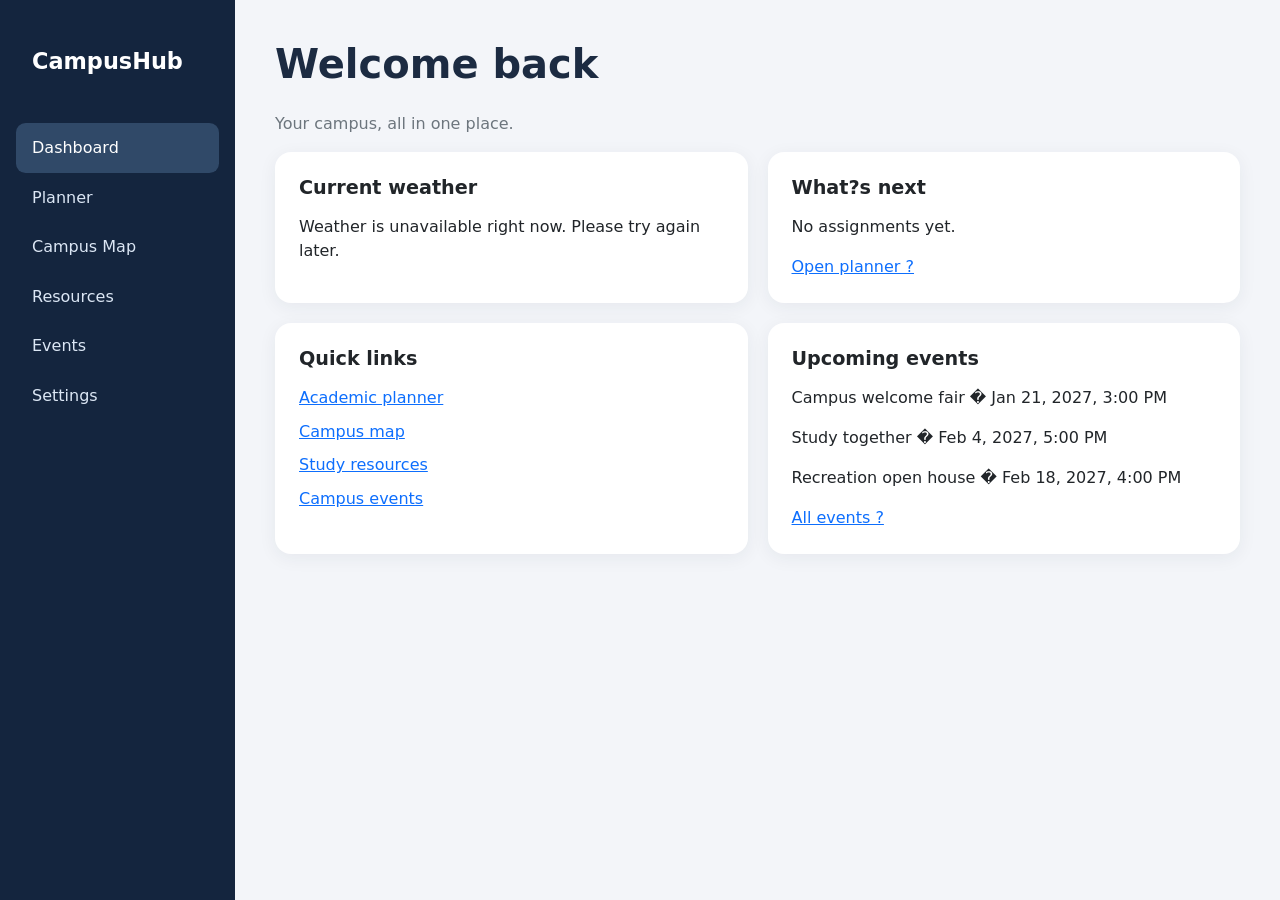
<file: index.html>
<!doctype html>
<html lang="en">
<head><meta charset="utf-8"><meta name="viewport" content="width=device-width, initial-scale=1"><title>Dashboard | CampusHub</title><link href="https://cdn.jsdelivr.net/npm/bootstrap@5.3.3/dist/css/bootstrap.min.css" rel="stylesheet"><link rel="stylesheet" href="css/styles.css"></head>
<body><div class="app-shell"><aside class="sidebar"><a class="brand" href="index.html">CampusHub</a><nav aria-label="Main navigation"><a href="index.html" aria-current="page">Dashboard</a>
<a href="planner.html">Planner</a>
<a href="map.html">Campus Map</a>
<a href="resources.html">Resources</a>
<a href="events.html">Events</a>
<a href="settings.html">Settings</a></nav></aside><main id="main-content"><h1 id="welcome">Welcome back</h1><p class="text-secondary">Your campus, all in one place.</p><div class="dashboard-grid"><section class="card"><h2>Current weather</h2><p id="weather">Live weather will appear here.</p></section><section class="card"><h2>What?s next</h2><div id="next-tasks"><p>No assignments yet.</p></div><a href="planner.html">Open planner ?</a></section><section class="card"><h2>Quick links</h2><div class="quick-links"><a href="planner.html">Academic planner</a><a href="map.html">Campus map</a><a href="resources.html">Study resources</a><a href="events.html">Campus events</a></div></section><section class="card"><h2>Upcoming events</h2><div id="upcoming-events"><p>Events will appear here.</p></div><a href="events.html">All events ?</a></section></div></main></div><script type="module" src="js/dashboard.js"></script></body>
</html>
</file>
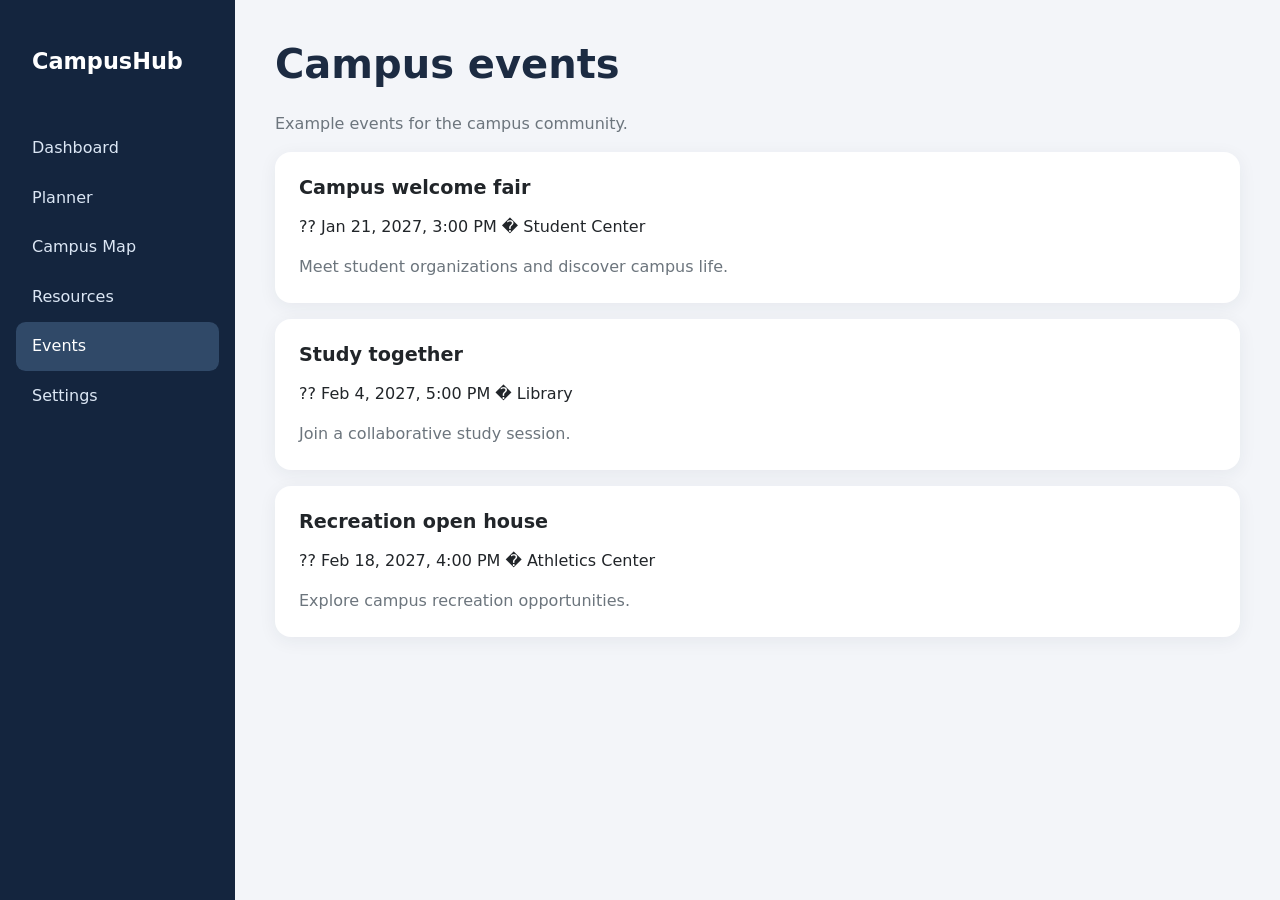
<file: events.html>
<!doctype html>
<html lang="en">
<head><meta charset="utf-8"><meta name="viewport" content="width=device-width, initial-scale=1"><title>Events | CampusHub</title><link href="https://cdn.jsdelivr.net/npm/bootstrap@5.3.3/dist/css/bootstrap.min.css" rel="stylesheet"><link rel="stylesheet" href="css/styles.css"></head>
<body><div class="app-shell"><aside class="sidebar"><a class="brand" href="index.html">CampusHub</a><nav aria-label="Main navigation"><a href="index.html">Dashboard</a>
<a href="planner.html">Planner</a>
<a href="map.html">Campus Map</a>
<a href="resources.html">Resources</a>
<a href="events.html" aria-current="page">Events</a>
<a href="settings.html">Settings</a></nav></aside><main id="main-content"><h1>Campus events</h1><p class="text-secondary">Example events for the campus community.</p><div id="events-list"></div></main></div><script type="module" src="js/events.js"></script><script type="module" src="js/common.js"></script></body>
</html>
</file>
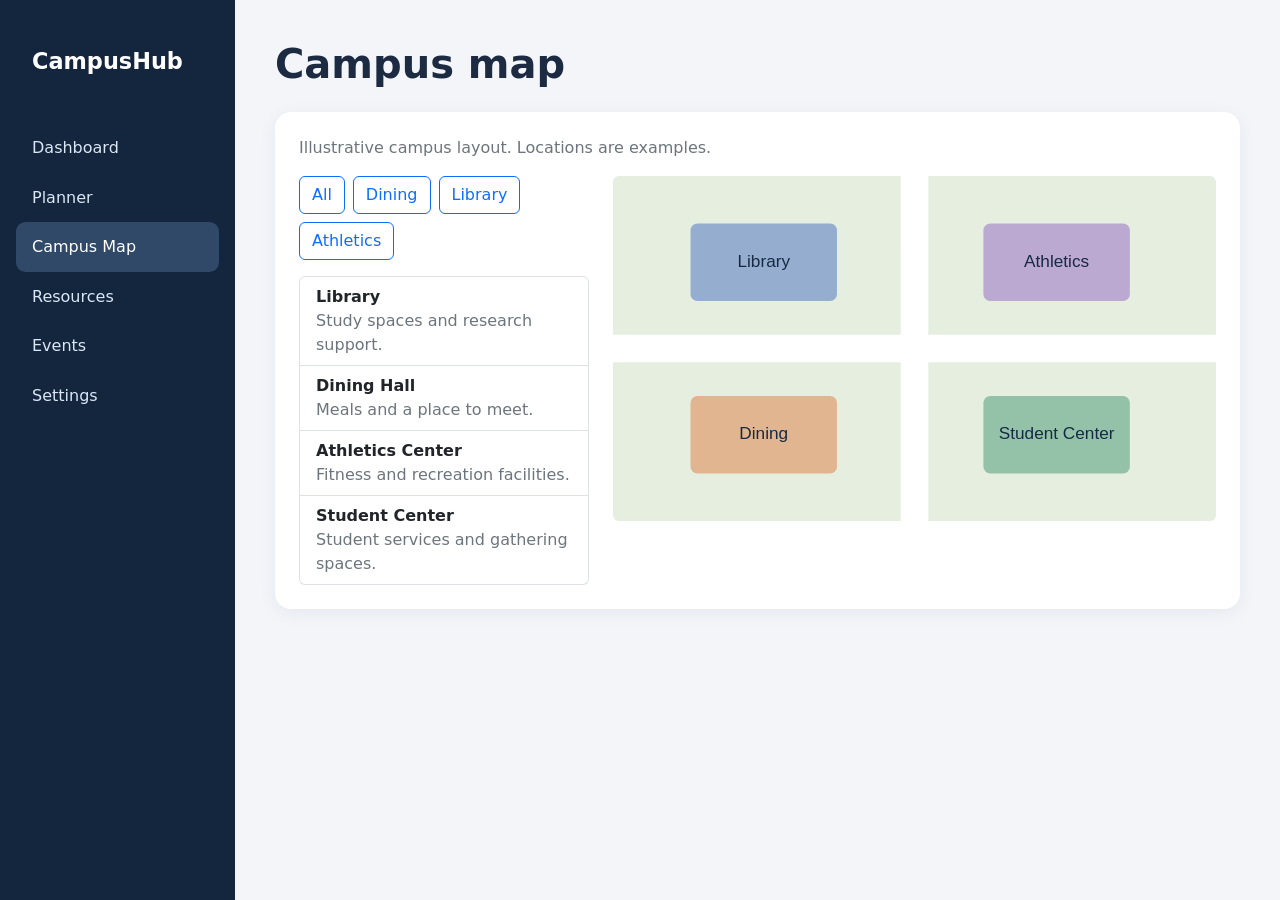
<file: map.html>
<!doctype html>
<html lang="en">
<head><meta charset="utf-8"><meta name="viewport" content="width=device-width, initial-scale=1"><title>Campus Map | CampusHub</title><link href="https://cdn.jsdelivr.net/npm/bootstrap@5.3.3/dist/css/bootstrap.min.css" rel="stylesheet"><link rel="stylesheet" href="css/styles.css"></head>
<body><div class="app-shell"><aside class="sidebar"><a class="brand" href="index.html">CampusHub</a><nav aria-label="Main navigation"><a href="index.html">Dashboard</a>
<a href="planner.html">Planner</a>
<a href="map.html" aria-current="page">Campus Map</a>
<a href="resources.html">Resources</a>
<a href="events.html">Events</a>
<a href="settings.html">Settings</a></nav></aside><main id="main-content"><h1>Campus map</h1><section class="card"><p class="text-secondary">Illustrative campus layout. Locations are examples.</p><div class="row g-4"><div class="col-lg-4"><div class="d-flex flex-wrap gap-2 mb-3" aria-label="Filter locations"><button class="btn btn-outline-primary" data-filter="All" aria-pressed="true">All</button><button class="btn btn-outline-primary" data-filter="Dining" aria-pressed="false">Dining</button><button class="btn btn-outline-primary" data-filter="Library" aria-pressed="false">Library</button><button class="btn btn-outline-primary" data-filter="Athletics" aria-pressed="false">Athletics</button></div><ul class="list-group" id="location-list"></ul></div><div class="col-lg-8"><img class="img-fluid rounded" src="assets/campus-map.svg" alt="Illustrative campus map showing a library, athletics center, dining hall, and student center"></div></div></section></main></div><script type="module" src="js/map.js"></script><script type="module" src="js/common.js"></script></body>
</html>
</file>
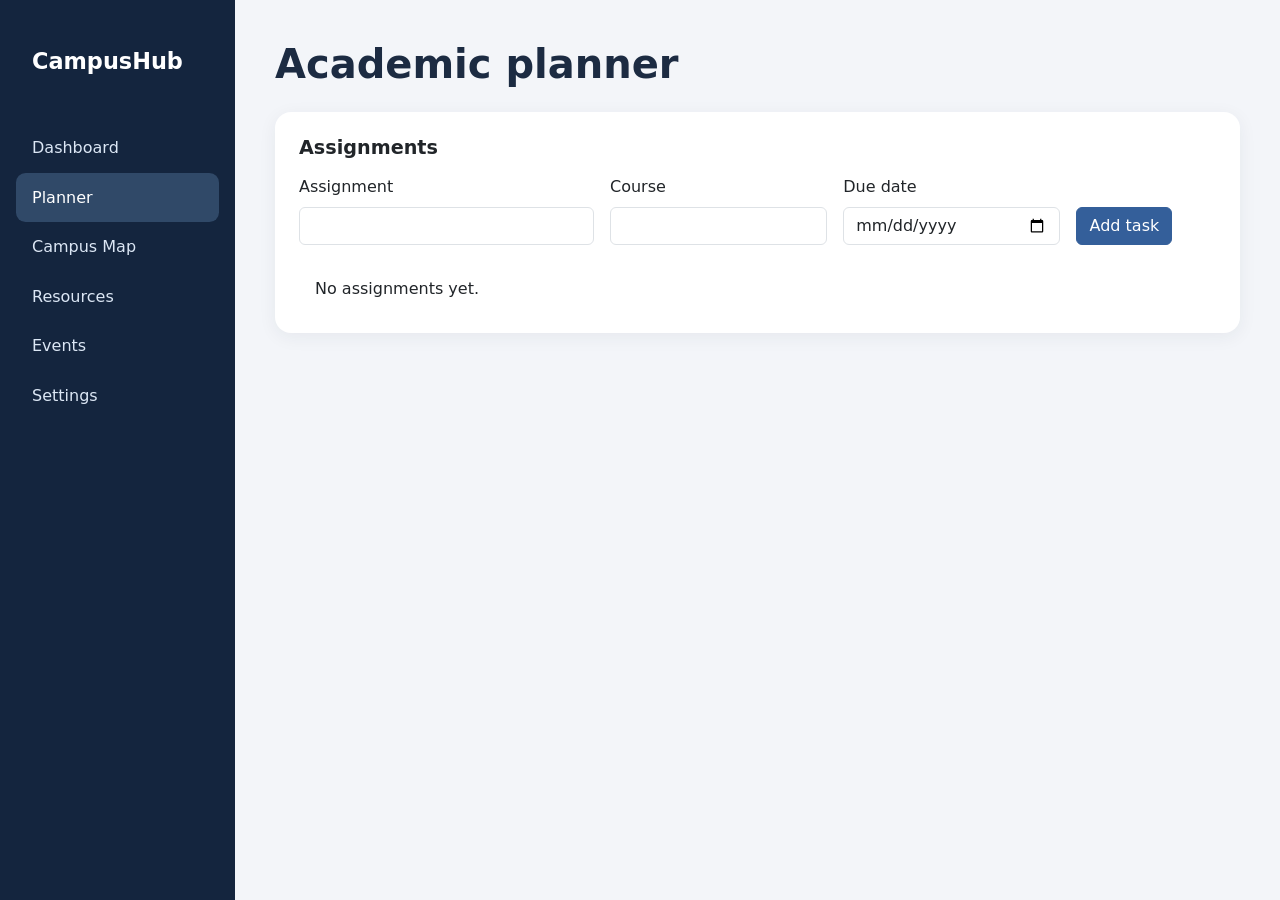
<file: planner.html>
<!doctype html>
<html lang="en">
<head><meta charset="utf-8"><meta name="viewport" content="width=device-width, initial-scale=1"><title>Planner | CampusHub</title><link href="https://cdn.jsdelivr.net/npm/bootstrap@5.3.3/dist/css/bootstrap.min.css" rel="stylesheet"><link rel="stylesheet" href="css/styles.css"></head>
<body><div class="app-shell"><aside class="sidebar"><a class="brand" href="index.html">CampusHub</a><nav aria-label="Main navigation"><a href="index.html">Dashboard</a>
<a href="planner.html" aria-current="page">Planner</a>
<a href="map.html">Campus Map</a>
<a href="resources.html">Resources</a>
<a href="events.html">Events</a>
<a href="settings.html">Settings</a></nav></aside><main id="main-content"><h1>Academic planner</h1><section class="card"><h2>Assignments</h2><form id="task-form" class="row g-3"><div class="col-md-4"><label for="task-title" class="form-label">Assignment</label><input class="form-control" id="task-title" required maxlength="120"></div><div class="col-md-3"><label for="task-course" class="form-label">Course</label><input class="form-control" id="task-course" required maxlength="80"></div><div class="col-md-3"><label for="task-date" class="form-label">Due date</label><input class="form-control" id="task-date" type="date" required></div><div class="col-md-2 align-self-end"><button class="btn btn-primary" type="submit">Add task</button></div></form><ul id="task-list" class="list-group list-group-flush mt-4"><li class="list-group-item">No assignments yet.</li></ul></section></main></div><script type="module" src="js/planner.js"></script></body>
</html>
</file>
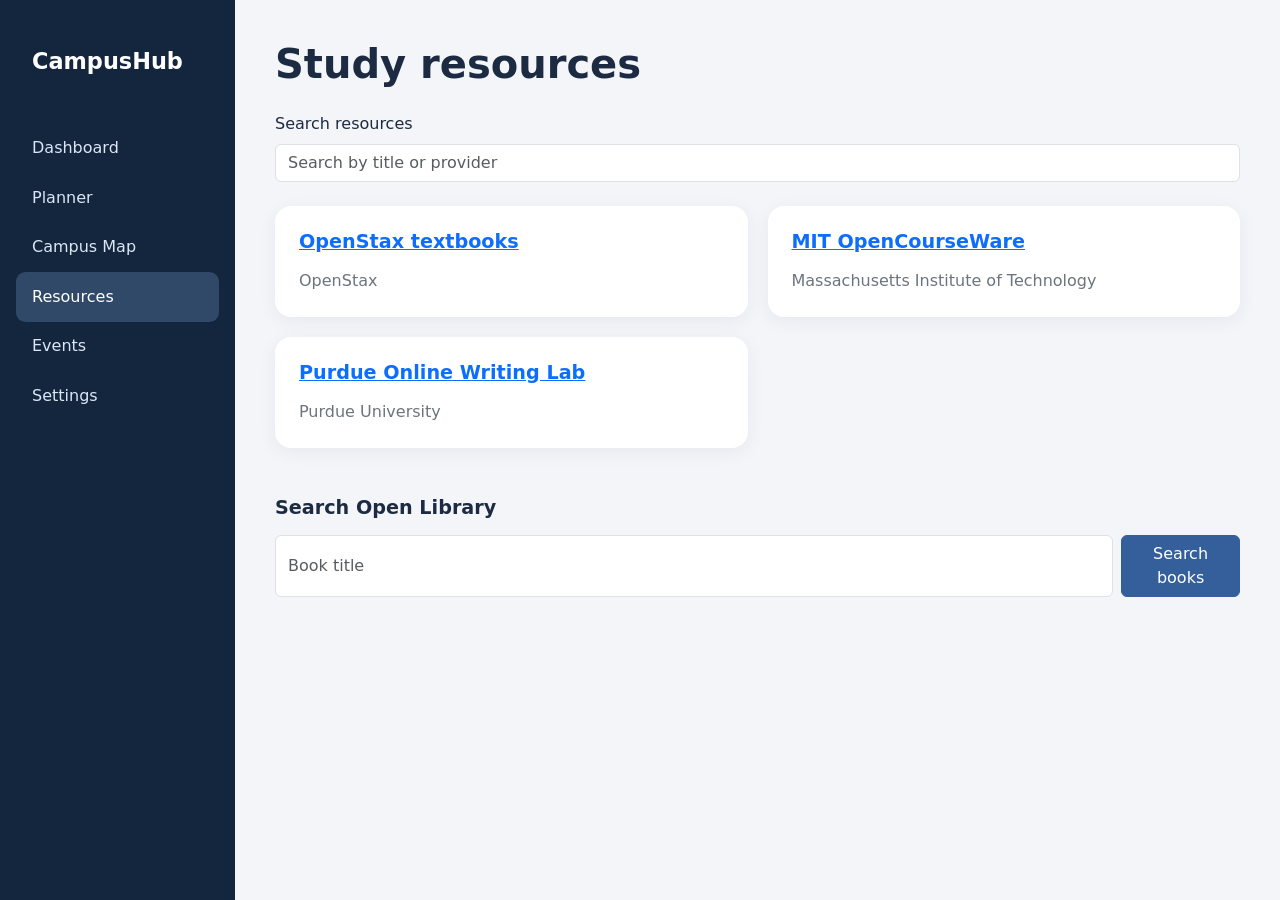
<file: resources.html>
<!doctype html>
<html lang="en">
<head><meta charset="utf-8"><meta name="viewport" content="width=device-width, initial-scale=1"><title>Resources | CampusHub</title><link href="https://cdn.jsdelivr.net/npm/bootstrap@5.3.3/dist/css/bootstrap.min.css" rel="stylesheet"><link rel="stylesheet" href="css/styles.css"></head>
<body><div class="app-shell"><aside class="sidebar"><a class="brand" href="index.html">CampusHub</a><nav aria-label="Main navigation"><a href="index.html">Dashboard</a>
<a href="planner.html">Planner</a>
<a href="map.html">Campus Map</a>
<a href="resources.html" aria-current="page">Resources</a>
<a href="events.html">Events</a>
<a href="settings.html">Settings</a></nav></aside><main id="main-content"><h1>Study resources</h1><label class="form-label" for="resource-search">Search resources</label><input class="form-control mb-4" id="resource-search" type="search" placeholder="Search by title or provider"><div id="resource-results" class="dashboard-grid" aria-live="polite"></div><section class="mt-5"><h2>Search Open Library</h2><form id="book-form" class="d-flex gap-2 mb-3"><label class="visually-hidden" for="book-query">Book title</label><input class="form-control" id="book-query" required placeholder="Book title"><button class="btn btn-primary">Search books</button></form><div id="book-results" class="dashboard-grid" aria-live="polite"></div></section></main></div><script type="module" src="js/resources.js"></script><script type="module" src="js/common.js"></script></body>
</html>
</file>
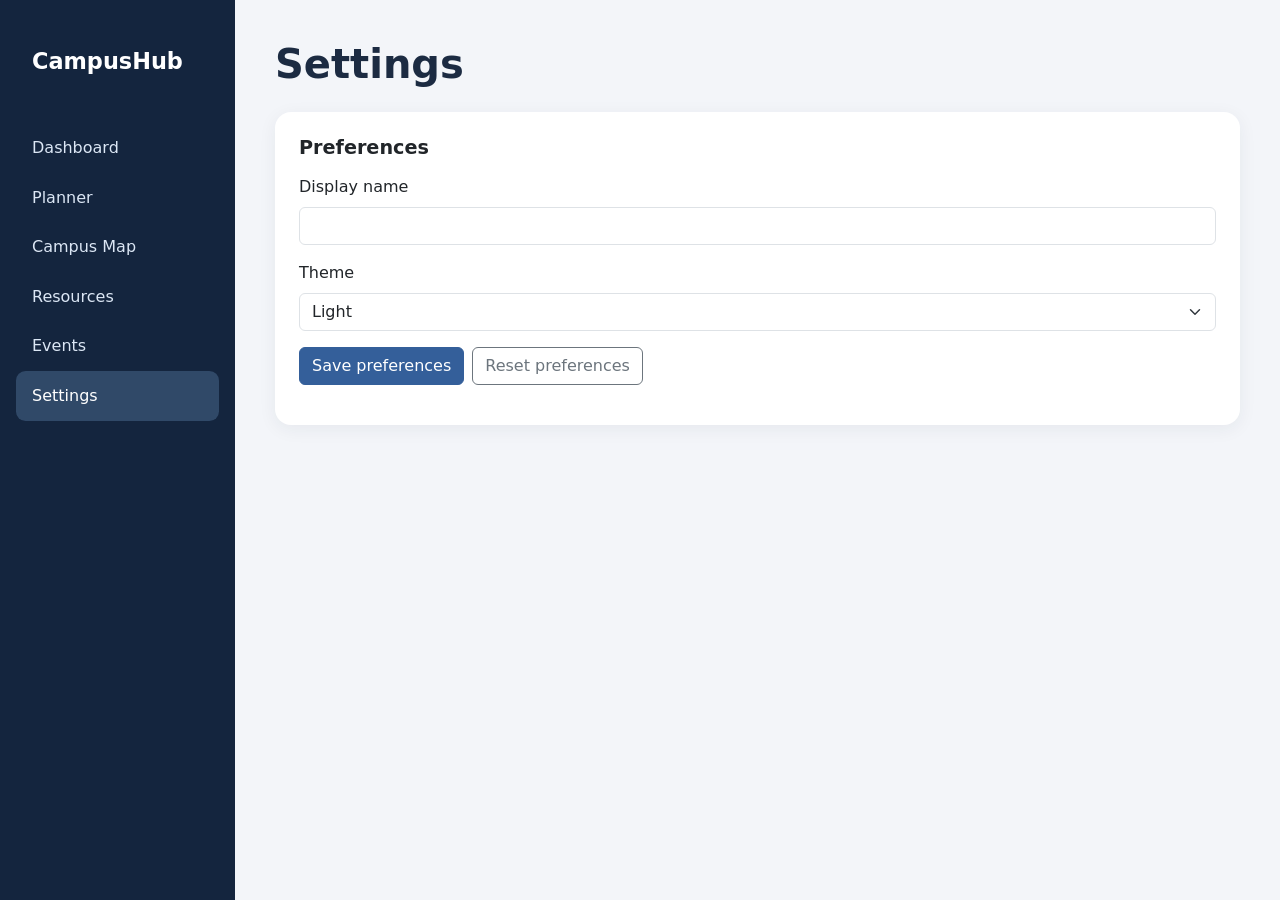
<file: settings.html>
<!doctype html>
<html lang="en">
<head><meta charset="utf-8"><meta name="viewport" content="width=device-width, initial-scale=1"><title>Settings | CampusHub</title><link href="https://cdn.jsdelivr.net/npm/bootstrap@5.3.3/dist/css/bootstrap.min.css" rel="stylesheet"><link rel="stylesheet" href="css/styles.css"></head>
<body><div class="app-shell"><aside class="sidebar"><a class="brand" href="index.html">CampusHub</a><nav aria-label="Main navigation"><a href="index.html">Dashboard</a>
<a href="planner.html">Planner</a>
<a href="map.html">Campus Map</a>
<a href="resources.html">Resources</a>
<a href="events.html">Events</a>
<a href="settings.html" aria-current="page">Settings</a></nav></aside><main id="main-content"><h1>Settings</h1><section class="card"><h2>Preferences</h2><form id="settings-form"><div class="mb-3"><label class="form-label" for="display-name">Display name</label><input class="form-control" id="display-name" maxlength="60"></div><div class="mb-3"><label class="form-label" for="theme">Theme</label><select class="form-select" id="theme"><option value="light">Light</option><option value="dark">Dark</option></select></div><div class="d-flex gap-2"><button class="btn btn-primary">Save preferences</button><button class="btn btn-outline-secondary" type="button" id="reset-preferences">Reset preferences</button></div><p id="settings-status" class="mt-3 mb-0" role="status"></p></form></section></main></div><script type="module" src="js/settings.js"></script></body>
</html>
</file>
<file: css/styles.css>
:root { --navy:#14253e; --ink:#1c2b42; --muted:#68778b; --surface:#fff; --canvas:#f3f5f9; --accent:#345f9a; }
* { box-sizing:border-box; }
body { margin:0; background:var(--canvas); color:var(--ink); font-family:system-ui,sans-serif; }
.app-shell { display:flex; min-height:100vh; }
.sidebar { flex:0 0 235px; background:var(--navy); padding:2rem 1rem; }
.sidebar a { color:#dce7f5; display:block; padding:.8rem 1rem; border-radius:.6rem; text-decoration:none; }
.sidebar .brand { color:white; font-size:1.4rem; font-weight:800; margin-bottom:2rem; }
.sidebar a[aria-current="page"], .sidebar nav a:hover { background:#304968; color:white; }
main { flex:1; min-width:0; padding:2.5rem; }
h1 { font-weight:750; margin-bottom:1.5rem; }
.card { border:0; border-radius:1rem; box-shadow:0 4px 18px #1b2d4410; padding:1.5rem; }
.btn-primary { background:var(--accent); border-color:var(--accent); }
:focus-visible { outline:3px solid #e8a82f; outline-offset:3px; }
@media(max-width:767px) { .app-shell { display:block; } .sidebar { padding:1rem; } .sidebar .brand { margin-bottom:.5rem; } .sidebar nav { display:flex; overflow-x:auto; } .sidebar nav a { white-space:nowrap; } main { padding:1.25rem; } }

.dashboard-grid { display:grid; grid-template-columns:repeat(2,minmax(0,1fr)); gap:1.25rem; }
h2 { font-size:1.2rem; font-weight:700; margin-bottom:1rem; }
.quick-links { display:grid; gap:.6rem; }
@media(max-width:767px) { .dashboard-grid { grid-template-columns:1fr; } }
[data-theme="dark"] { --ink:#e4eaf4; --muted:#aebed1; --surface:#23344d; --canvas:#17243a; --accent:#84b9ff; color-scheme:dark; }
[data-theme="dark"] .card, [data-theme="dark"] .list-group-item { background:var(--surface); color:var(--ink); }
[data-theme="dark"] .text-secondary { color:#c2cfdf !important; }
[data-theme="dark"] a { color:#9ccaff; }
</file>
